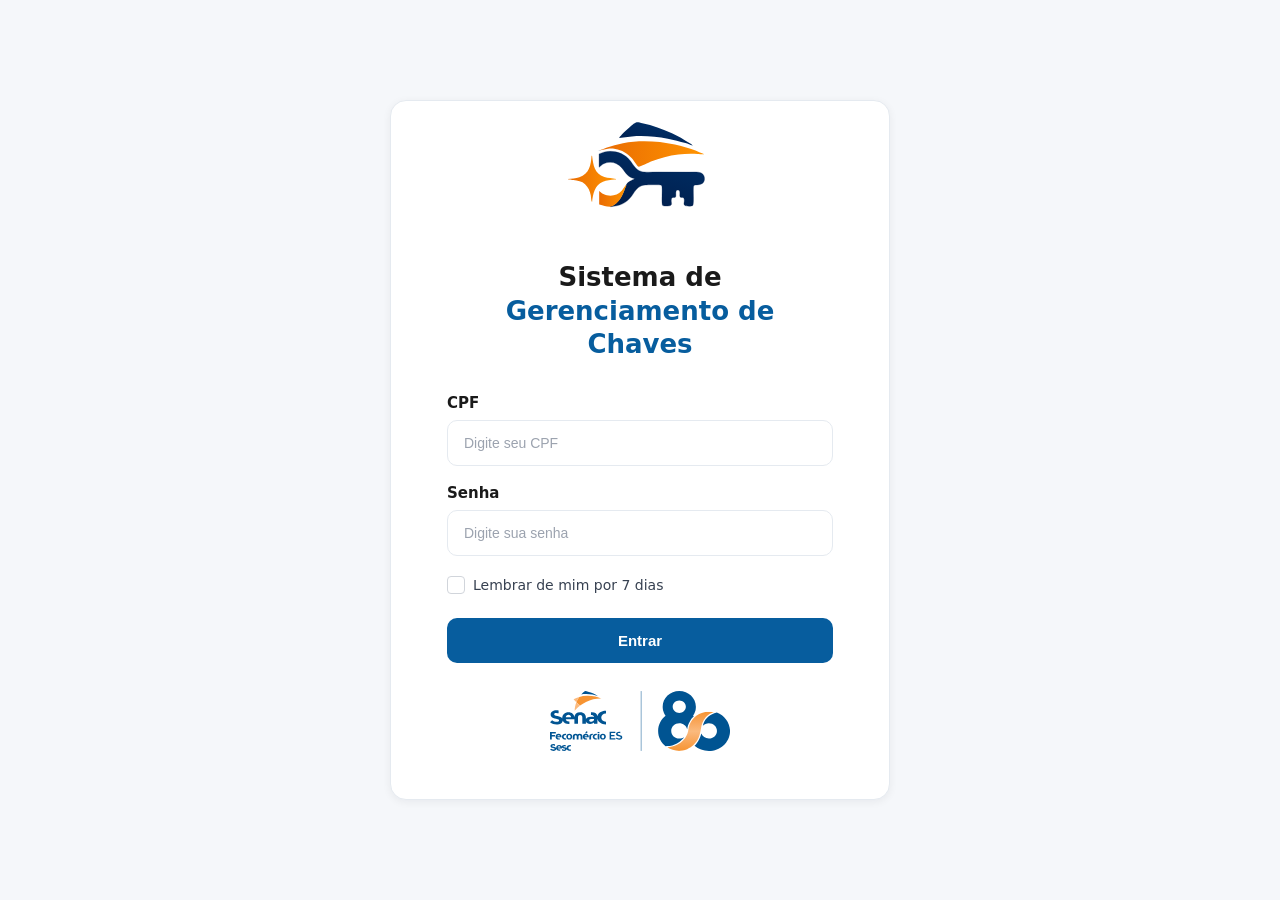
<file: index.html>
<!doctype html>
<html lang="pt-BR">
<head>
    <meta charset="utf-8">
    <meta name="viewport" content="width=device-width, initial-scale=1">
    <meta http-equiv="refresh" content="0; url=pages/login.html">
    <title>Sistema de gerenciamento de chaves</title>
</head>
<body>
    <p><a href="pages/login.html">Abrir o Login</a></p>
</body>
</html>
</file>
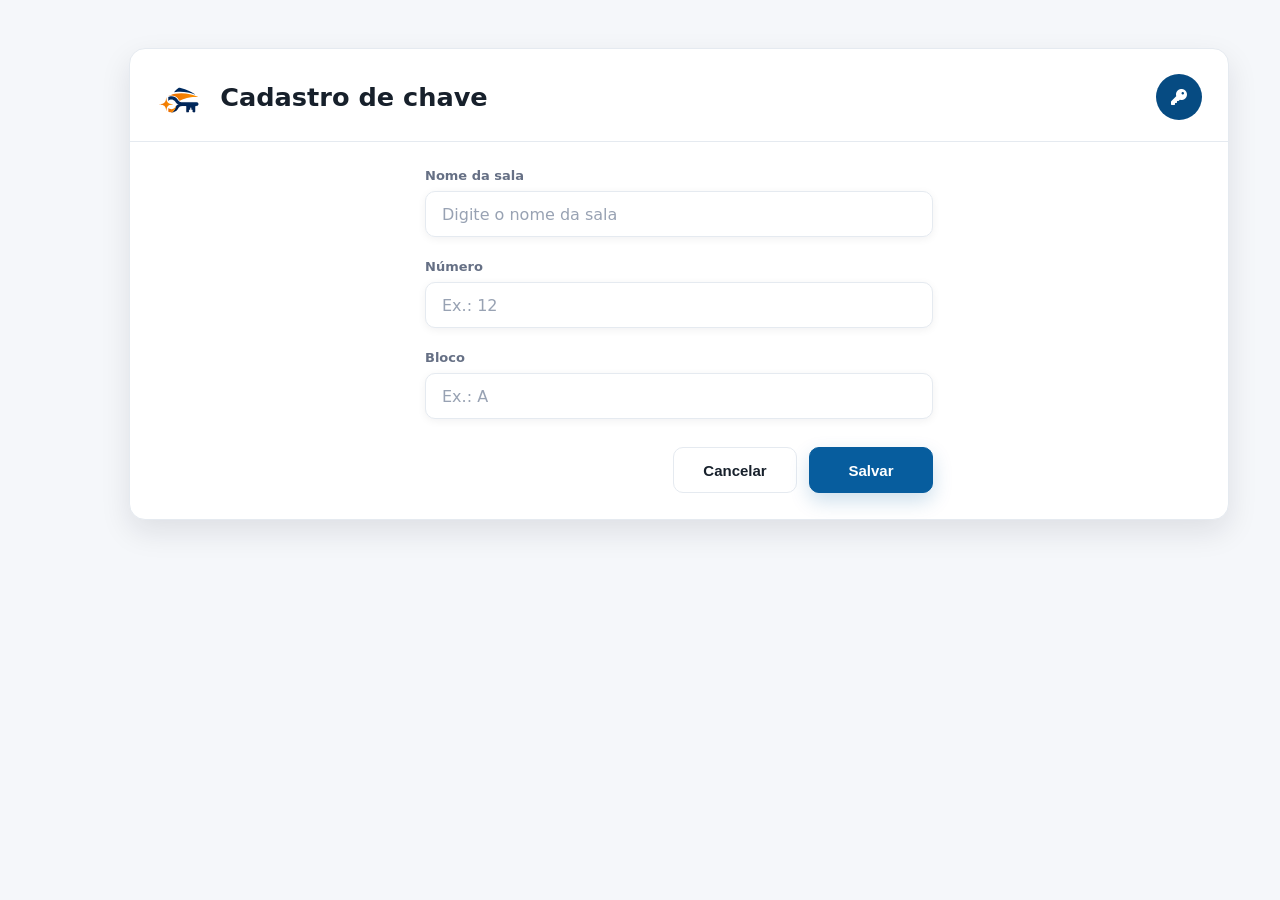
<file: pages/cadastrodechaves.html>
<!DOCTYPE html>
<html lang="pt-BR">
<head>
    <meta charset="UTF-8">
    <meta name="viewport" content="width=device-width, initial-scale=1.0">
    <title>Cadastro de chave</title>
    <link rel="stylesheet" href="../css/menu-lateral.css">
    <link rel="stylesheet" href="../css/cadastrodechaves.css">
    <link rel="stylesheet" href="https://cdnjs.cloudflare.com/ajax/libs/font-awesome/6.5.2/css/all.min.css">
</head>
<body>
    <div id="menu-lateral-container" data-page="cadastro-chaves" data-menu-url="menu-lateral.html"></div>

    <main>
        <section class="cadastro-chaves">
            <header class="cadastro-chaves-header">
                <img class="brand-logo" src="../assets/icons/Logo%20sistema%20de%20chaves.svg" alt="Sistema de gerenciamento de chaves">
                <h1>Cadastro de chave</h1>
                <span class="key-icon" aria-hidden="true"><i class="fa-solid fa-key"></i></span>
            </header>

            <form id="key-form" class="form-cadastro-chaves" novalidate>
                <p id="key-feedback" class="form-feedback" role="status"></p>

                <div class="campo-formulario">
                    <label for="nome-sala">Nome da sala</label>
                    <input type="text" id="nome-sala" name="nome-sala" placeholder="Digite o nome da sala" required>
                </div>

                <div class="campo-formulario">
                    <label for="numero-chave">Número</label>
                    <input type="text" id="numero-chave" name="numero-chave" placeholder="Ex.: 12" required>
                </div>

                <div class="campo-formulario">
                    <label for="bloco">Bloco</label>
                    <input type="text" id="bloco" name="bloco" placeholder="Ex.: A">
                </div>

                <div class="acoes-cadastro-chaves">
                    <button class="button" type="button" data-cancel>Cancelar</button>
                    <button class="button button--primary" type="submit">Salvar</button>
                </div>
            </form>
        </section>
    </main>

    <script src="../js/menu-lateral.js" defer></script>
    <script src="../js/form-feedback.js"></script>
    <script src="../js/cadastrodechaves.js"></script>
</body>
</html>
</file>
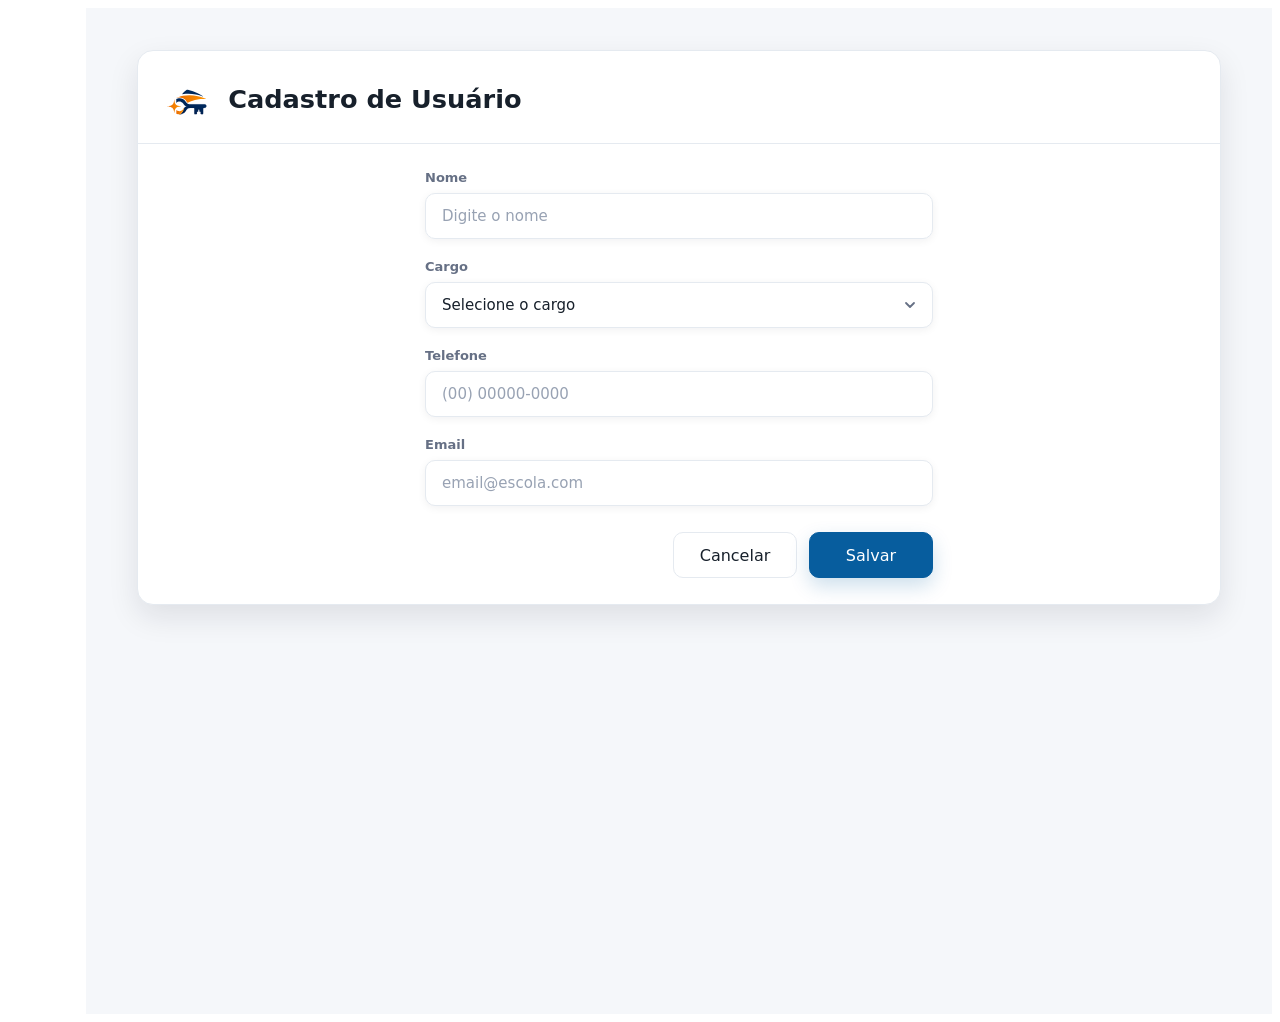
<file: pages/cadastrodeusuario.html>
<!doctype html>
<html lang="pt-BR">
<head>
    <meta charset="utf-8">
    <meta name="viewport" content="width=device-width, initial-scale=1">
    <title>Cadastro de Usuário</title>
    <link rel="stylesheet" href="../css/global.css">
    <link rel="stylesheet" href="../css/cadastrodeusuario.css">
    <link rel="stylesheet" href="../css/menu-lateral.css">
</head>
<body>
    <div id="menu-lateral-container" data-page="usuarios" data-menu-url="menu-lateral.html"></div>

    <main class="app-page">
        <div class="user-wrap">
            <header class="user-header">
                <img class="brand-logo" src="../assets/icons/Logo%20sistema%20de%20chaves.svg" alt="Sistema de gerenciamento de chaves">
                <h1>Cadastro de Usuário</h1>
            </header>

            <form id="user-form" class="user-form" novalidate>
                <p id="user-feedback" class="form-feedback" role="status"></p>

                <div class="field">
                    <label for="user-name">Nome</label>
                    <input id="user-name" type="text" required minlength="3" placeholder="Digite o nome" autocomplete="name">
                </div>

                <div class="field">
                    <label for="user-role">Cargo</label>
                    <select id="user-role" class="select-control" required>
                        <option value="">Selecione o cargo</option>
                        <option value="GERENTE">GERENTE</option>
                        <option value="PORTEIRO">PORTEIRO</option>
                    </select>
                </div>

                <div class="field">
                    <label for="user-phone">Telefone</label>
                    <input id="user-phone" type="tel" required placeholder="(00) 00000-0000" autocomplete="tel">
                </div>

                <div class="field">
                    <label for="user-email">Email</label>
                    <input id="user-email" type="email" required placeholder="email@escola.com" autocomplete="email">
                </div>

                <div class="user-actions">
                    <button class="button" type="button" data-cancel>Cancelar</button>
                    <button class="button button--primary" type="submit">Salvar</button>
                </div>
            </form>
        </div>
    </main>

    <script src="../js/menu-lateral.js" defer></script>
    <script src="../js/form-feedback.js"></script>
    <script src="../js/cadastrodeusuario.js"></script>
</body>
</html>
</file>
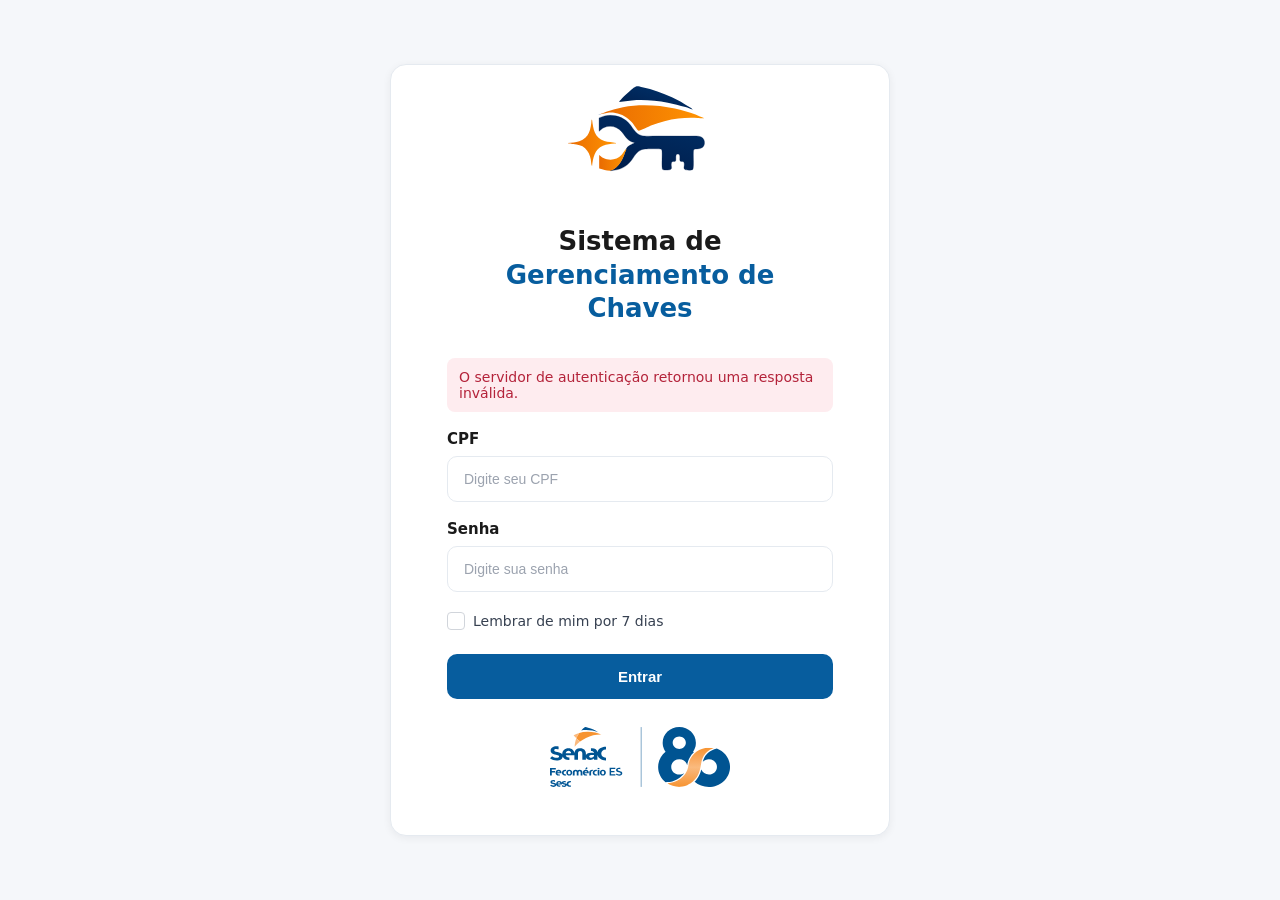
<file: pages/login.html>
<!DOCTYPE html>
<html lang="pt-BR">
<head>
    <meta charset="UTF-8">
    <meta name="viewport" content="width=device-width, initial-scale=1.0">
    <title>Sistema de gerenciamento de chaves - Login</title>
    <link rel="stylesheet" href="../css/login.css">
</head>

<body>
    <main class="login-container">
        <section class="login-card">
            <div class="logo-principal">
                <img src="../assets/icons/Logo%20sistema%20de%20chaves.svg" alt="Sistema de gerenciamento de chaves">
            </div>
            <h1>
                Sistema de
                <span>Gerenciamento de<br>Chaves</span>
            </h1>
            <section class="login-session" id="login-session" aria-live="polite" hidden>
                <p id="login-session-message"></p>
                <button type="button" id="login-logout">Sair da conta</button>
            </section>
            <form class="login-form" id="login-form" action="../controllers/controller_user_login.php" method="post" novalidate>
                <p id="login-feedback" class="login-feedback" role="status" aria-live="polite"></p>
                <div class="input-group">
                    <label for="identificador">CPF</label>
                    <input
                        type="text"
                        id="identificador"
                        name="cpf"
                        autocomplete="username"
                        placeholder="Digite seu CPF"
                        inputmode="numeric"
                        maxlength="11"
                        required
                    >
                </div>
                <div class="input-group">
                    <label for="senha">Senha</label>
                    <div class="password-container">
                        <input
                            type="password"
                            id="senha"
                            name="senha"
                            autocomplete="current-password"
                            placeholder="Digite sua senha"
                            required
                        >
                    </div>
                </div>
                <div class="login-options">
                    <label class="remember" for="lembrar">
                        <input type="checkbox" id="lembrar" name="lembrar" value="1">
                        <span class="checkbox" aria-hidden="true"></span>
                        Lembrar de mim por 7 dias
                    </label>
                </div>
                <button type="submit">
                    Entrar
                </button>
            </form>
            <div class="logo-footer">
                <img src="../assets/icons/80anos_oficial.svg" alt="SENAC e 80 anos">
            </div>
        </section>
    </main>
    <script src="../js/app-profile.js?v=staff-access-1"></script>
    <script src="../js/app-services.js?v=staff-access-1"></script>
    <script src="../js/form-feedback.js"></script>
    <script src="../js/login.js?v=staff-access-1"></script>
</body>
</html>
</file>
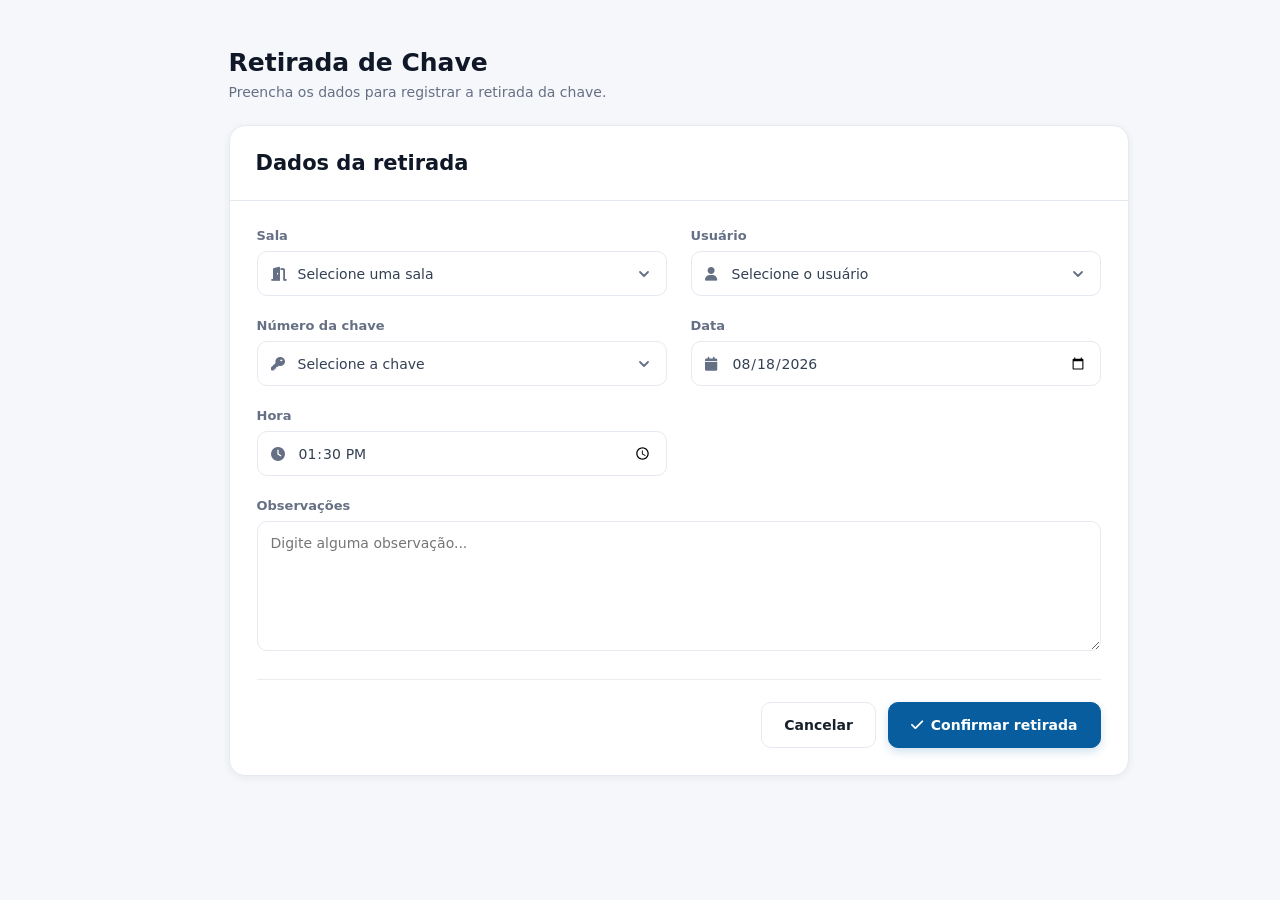
<file: pages/retiradadechaves.html>
<!DOCTYPE html>
<html lang="pt-BR">
<head>
    <meta charset="UTF-8">
    <meta name="viewport" content="width=device-width, initial-scale=1.0">
    <title>Retirada de Chave</title>

    <link rel="stylesheet" href="../css/retiradadechaves.css">
    <link rel="stylesheet" href="../css/menu-lateral.css">

    <!-- Ícones -->
    <link
        rel="stylesheet"
        href="https://cdnjs.cloudflare.com/ajax/libs/font-awesome/6.5.2/css/all.min.css"
    >
    <link rel="stylesheet" href="../css/global.css">
</head>

<body>

<div class="app">
    <div id="menu-lateral-container" data-page="retirada-chaves" data-menu-url="menu-lateral.html"></div>


    <!-- =========================
         CONTEÚDO
    ========================== -->
    <main class="main">

        <!-- TÍTULO -->
        <div class="page-header">

            <div>
                <h1>Retirada de Chave</h1>

                <p>
                    Preencha os dados para registrar a retirada da chave.
                </p>
            </div>

        </div>


        <!-- =========================
             CARD DO FORMULÁRIO
        ========================== -->
        <section class="card">

            <div class="card-title">
                <h2>Dados da retirada</h2>
            </div>


            <form id="withdrawal-form" novalidate>

                <p id="withdrawal-feedback" class="withdrawal-feedback" role="status"></p>

                <div class="form-grid">

                    <!-- SALA -->
                    <div class="form-group">

                        <label for="sala">
                            Sala
                        </label>

                        <div class="input-wrapper">
                            <i class="fa-solid fa-door-open"></i>

                            <select id="sala" class="select-control" required>

                                <option value="">
                                    Selecione uma sala
                                </option>

                                <option>
                                    Sala 01
                                </option>

                                <option>
                                    Sala 02
                                </option>

                                <option>
                                    Laboratório
                                </option>

                                <option>
                                    Inovaê
                                </option>

                            </select>
                        </div>

                    </div>


                    <!-- USUÁRIO -->
                    <div class="form-group">

                        <label for="usuario">
                            Usuário
                        </label>

                        <div class="input-wrapper">
                            <i class="fa-solid fa-user"></i>

                            <select id="usuario" class="select-control" required>

                                <option value="">
                                    Selecione o usuário
                                </option>

                                <option>
                                    Professor Taty
                                </option>

                                <option>
                                    Carlos Nogueira
                                </option>

                                <option>
                                    Vinícius Dantos
                                </option>

                                <option>
                                    Jamilton Neto
                                </option>

                            </select>
                        </div>

                    </div>


                    <!-- NÚMERO DA CHAVE -->
                    <div class="form-group">

                        <label for="chave">
                            Número da chave
                        </label>

                        <div class="input-wrapper">

                            <i class="fa-solid fa-key"></i>

                            <select id="chave" class="select-control" required>

                                <option value="">
                                    Selecione a chave
                                </option>

                                <option>
                                    001
                                </option>

                                <option>
                                    002
                                </option>

                                <option>
                                    003
                                </option>

                                <option>
                                    004
                                </option>

                                <option>
                                    005
                                </option>

                            </select>

                        </div>

                    </div>


                    <!-- DATA -->
                    <div class="form-group">

                        <label for="data">
                            Data
                        </label>

                        <div class="input-wrapper">

                            <i class="fa-solid fa-calendar"></i>

                            <input
                                type="date"
                                id="data"
                                value="2026-08-18"
                                required
                            >

                        </div>

                    </div>


                    <!-- HORA -->
                    <div class="form-group">

                        <label for="hora">
                            Hora
                        </label>

                        <div class="input-wrapper">

                            <i class="fa-solid fa-clock"></i>

                            <input
                                type="time"
                                id="hora"
                                value="13:30"
                                required
                            >

                        </div>

                    </div>

                </div>


                <!-- OBSERVAÇÕES -->
                <div class="form-group observacoes">

                    <label for="observacoes">
                        Observações
                    </label>

                    <textarea
                        id="observacoes"
                        placeholder="Digite alguma observação..."
                    ></textarea>

                </div>


                <!-- BOTÕES -->
                <div class="form-actions">

                    <button
                        type="button"
                        class="btn btn-cancelar"
                        data-cancel
                    >
                        Cancelar
                    </button>

                    <button
                        type="submit"
                        class="btn btn-confirmar"
                    >
                        <i class="fa-solid fa-check"></i>

                        Confirmar retirada
                    </button>

                </div>

            </form>

        </section>

    </main>

</div>

<script src="../js/menu-lateral.js" defer></script>
<script src="../js/form-feedback.js"></script>
<script src="../js/retiradadechaves.js"></script>
</body>
</html>
</file>
<file: css/menu-lateral.css>
/*
 * Estilo oficial do menu lateral.
 */
.menu-lateral {
    position: fixed;
    inset: 0 auto 0 0;
    z-index: 20;
    width: 78px;
    height: 100vh;
    padding: 28px 12px;
    display: flex;
    flex-direction: column;
    font-family: Inter, ui-sans-serif, system-ui, -apple-system, BlinkMacSystemFont, "Segoe UI", sans-serif;
    background: var(--azul-900, #064b82);
    box-shadow: 8px 0 30px rgba(7, 50, 90, 0.12);
    overflow: hidden;
    transition: width 260ms cubic-bezier(.2, .8, .2, 1);
}

.menu-lateral,
.menu-lateral *,
.menu-lateral *::before,
.menu-lateral *::after {
    box-sizing: border-box;
}

.menu-lateral:hover,
.menu-lateral:focus-within,
.menu-lateral.is-open { width: 230px; }

.menu-lateral:hover .menu-user,
.menu-lateral:focus-within .menu-user,
.menu-lateral.is-open .menu-user {
    justify-content: flex-start;
    padding-right: 4px;
    padding-left: 9px;
}

.menu-lateral:hover .menu-user-info,
.menu-lateral:focus-within .menu-user-info,
.menu-lateral.is-open .menu-user-info { display: block; }

.botao-menu,
.botao-sair {
    border: 0;
    background: transparent;
    color: var(--branco, #ffffff);
    cursor: pointer;
}

.botao-menu {
    width: 48px;
    min-height: 44px;
    margin: 0 3px 28px;
    display: grid;
    place-items: center;
    border-radius: 12px;
}

.botao-menu:hover { background: rgba(255,255,255,0.10); }
.icone-menu {
    width: 21px;
    height: 2px;
    background: var(--branco, #ffffff);
    box-shadow: 0 -7px 0 var(--branco, #ffffff), 0 7px 0 var(--branco, #ffffff);
}

.menu-lateral nav {
    display: grid;
    gap: 7px;
    min-height: 0;
    min-width: 0;
    overflow-x: hidden;
    overflow-y: auto;
    scrollbar-color: rgba(255,255,255,0.28) transparent;
    scrollbar-width: thin;
}

.menu-lateral nav::-webkit-scrollbar { width: 4px; }
.menu-lateral nav::-webkit-scrollbar-thumb {
    border-radius: 999px;
    background: rgba(255,255,255,0.28);
}

.menu-lateral nav a {
    min-height: 48px;
    display: flex;
    align-items: center;
    padding: 10px 13px;
    border-radius: 12px;
    color: rgba(255,255,255,0.80);
    text-decoration: none;
    white-space: nowrap;
    font-size: 0;
    font-weight: 600;
    letter-spacing: -0.01em;
}

.menu-lateral nav a[hidden] {
    display: none;
}

.menu-user {
    display: flex;
    align-items: center;
    justify-content: center;
    gap: 11px;
    min-width: 0;
    margin: 0;
    padding: 12px 0 4px;
    color: var(--branco, #ffffff);
    border-top: 1px solid rgba(255,255,255,0.18);
}

.menu-user-avatar {
    width: 38px;
    height: 38px;
    flex: 0 0 38px;
    padding: 7px;
    border-radius: 50%;
    background: rgba(255,255,255,0.14);
    filter: brightness(0) invert(1);
    object-fit: contain;
}

.menu-user-info {
    display: none;
    min-width: 0;
    flex: 1;
}

.menu-user-name,
.menu-user-role {
    display: block;
    overflow: hidden;
    text-overflow: ellipsis;
    white-space: nowrap;
}

.menu-user-name {
    font-size: 13px;
    font-weight: 650;
}

.menu-user-role {
    margin-top: 3px;
    color: rgba(255,255,255,0.72);
    font-size: 11px;
    letter-spacing: 0.06em;
}

.menu-lateral nav img {
    width: 23px;
    height: 23px;
    flex: 0 0 23px;
    margin-right: 16px;
    object-fit: contain;
    vertical-align: middle;
    filter: brightness(0) invert(1);
    opacity: 1;
}

.menu-lateral:hover nav a,
.menu-lateral:focus-within nav a,
.menu-lateral.is-open nav a { font-size: 15px; }

.menu-lateral nav a:hover,
.menu-lateral nav a.active,
.menu-lateral nav a[aria-current="page"] {
    color: var(--branco, #ffffff);
    background: rgba(255,255,255,0.12);
}

.botao-sair {
    position: static;
    align-self: stretch;
    width: auto;
    min-width: 48px;
    height: 44px;
    margin: auto 3px 8px;
    padding: 0 14px;
    border-radius: 12px;
    color: rgba(255,255,255,0.82);
    font-size: 0;
    text-align: left;
    display: flex;
    align-items: center;
}

.menu-logout-icon {
    width: 22px;
    height: 22px;
    flex: 0 0 22px;
    margin-right: 11px;
    object-fit: contain;
    filter: brightness(0) invert(1);
}

.menu-lateral:hover .botao-sair,
.menu-lateral:focus-within .botao-sair { font-size: 14px; font-weight: 600; }

.menu-logout-label { font-size: inherit; }

.botao-sair:hover { color: var(--branco, #ffffff); background: rgba(255,255,255,0.10); }

@media (min-width: 901px) {
    .menu-lateral:not(:hover):not(:focus-within) nav a {
        width: 48px;
        height: 48px;
        min-height: 48px;
        align-self: center;
        justify-content: center;
        padding: 0;
    }

    .menu-lateral:not(:hover):not(:focus-within) nav img {
        margin-right: 0;
    }

    .menu-lateral:not(:hover):not(:focus-within) .botao-sair {
        align-self: center;
        width: 48px;
        justify-content: center;
        padding: 0;
    }

    .menu-lateral:not(:hover):not(:focus-within) .menu-logout-icon {
        margin-right: 0;
    }

    .menu-lateral:not(:hover):not(:focus-within) .menu-logout-label { display: none; }
}

@media (max-width: 900px) {
    .menu-lateral {
        position: fixed;
        z-index: 30;
        inset: auto 0 0;
        width: 100%;
        height: clamp(60px, 9vh, 67px);
        padding: 0 13px env(safe-area-inset-bottom);
        display: flex;
        flex-direction: row;
        align-items: center;
        justify-content: space-between;
        overflow: visible;
        background: var(--azul-800, #075d9e);
        box-shadow: none;
    }

    .menu-lateral:hover,
    .menu-lateral:focus-within,
    .menu-lateral.is-open { width: 100%; }

    .menu-lateral nav { flex: 1; display: flex; align-items: center; justify-content: space-around; }
    .menu-lateral nav a,
    .menu-lateral:hover nav a,
    .menu-lateral:focus-within nav a,
    .menu-lateral.is-open nav a { display: grid; place-items: center; width: 40px; height: 40px; min-height: 40px; padding: 0; border-radius: 10px; font-size: 0; }
    .menu-lateral nav img { width: 28px; height: 28px; flex: 0 0 28px; margin: 0; object-fit: contain; }
    .botao-menu { flex: 0 0 40px; width: 40px; min-height: 40px; margin: 0; }
    .botao-sair {
        position: static;
        align-self: auto;
        flex: 0 0 40px;
        width: 40px;
        min-width: 40px;
        height: 40px;
        margin: 0;
        padding: 0;
        font-size: 0;
        text-align: center;
        justify-content: center;
    }

    .menu-logout-icon { margin-right: 0; }
    .menu-logout-label { display: none; }
    .menu-user {
        flex: 0 0 40px;
        margin: 0 0 0 5px;
        padding: 0;
        border: 0;
    }

    .menu-user-avatar {
        width: 34px;
        height: 34px;
        flex-basis: 34px;
    }

    .menu-lateral.is-open .menu-user {
        flex: 0 0 auto;
        justify-content: flex-start;
        margin: 8px 2px 0;
        padding: 10px 12px 2px;
        border-top: 1px solid rgba(255,255,255,0.18);
    }

    .menu-lateral.is-open .menu-user-avatar {
        width: 38px;
        height: 38px;
        flex-basis: 38px;
    }

    .menu-lateral.is-open .menu-user-info { display: block; }
    .menu-lateral nav a:hover,
    .menu-lateral nav a.active { background: rgba(255, 255, 255, 0.12); }

    .menu-lateral.is-open {
        height: auto;
        max-height: 100vh;
        padding: 12px 13px calc(12px + env(safe-area-inset-bottom));
        flex-direction: column;
        align-items: stretch;
        justify-content: flex-start;
        gap: 8px;
    }

    .menu-lateral.is-open .botao-menu { margin: 0 0 4px; }
    .menu-lateral.is-open nav { flex-direction: column; align-items: stretch; gap: 4px; }
    .menu-lateral.is-open nav a { display: flex; width: 100%; height: 44px; min-height: 44px; justify-content: flex-start; padding: 8px 12px; font-size: 14px; }
    .menu-lateral.is-open nav img { width: 22px; height: 22px; flex: 0 0 22px; margin-right: 14px; }
    .menu-lateral:not(.is-open) nav a[data-page="cadastro-chaves"],
    .menu-lateral:not(.is-open) nav a[data-page="cadastro-salas"],
    .menu-lateral:not(.is-open) nav a[data-page="retirada-chaves"],
    .menu-lateral:not(.is-open) nav a[data-page="devolucao-chaves"],
    .menu-lateral:not(.is-open) nav a[data-page="ocorrencias"] { display: none; }
    .menu-lateral.is-open nav a[hidden] { display: none; }
}
</file>
<file: css/cadastrodechaves.css>
:root {
    --azul-900: #064b82;
    --azul-800: #075d9e;
    --azul-600: #0b84d6;
    --texto: #17202b;
    --texto-suave: #667085;
    --borda: #e5eaf0;
    --fundo: #f5f7fa;
    --branco: #ffffff;
    --verde: #18794e;
    --verde-bg: #e9f8ef;
    --vermelho: #b4233a;
    --vermelho-bg: #feecef;
    --sombra-sm: 0 2px 8px rgba(16, 24, 40, 0.06);
    --sombra-md: 0 12px 30px rgba(16, 24, 40, 0.10);
    --raio: 16px;
    --transicao: 180ms ease;
}

* {
    margin: 0;
    padding: 0;
    box-sizing: border-box;
}

body {
    min-height: 100vh;
    font-family: Inter, ui-sans-serif, system-ui, -apple-system, BlinkMacSystemFont, "Segoe UI", sans-serif;
    color: var(--texto);
    background: var(--fundo);
    -webkit-font-smoothing: antialiased;
}

main {
    margin-left: 78px;
    padding: 48px clamp(24px, 4vw, 64px) 64px;
    transition: margin-left 260ms cubic-bezier(.2, .8, .2, 1);
}

.cadastro-chaves {
    max-width: 1280px;
    margin: 0 auto;
    overflow: hidden;
    border: 1px solid var(--borda);
    border-radius: var(--raio);
    background: var(--branco);
    box-shadow: var(--sombra-md);
}

.cadastro-chaves-header {
    display: flex;
    align-items: center;
    gap: 16px;
    padding: 24px 26px 20px;
    border-bottom: 1px solid var(--borda);
}

.brand-logo {
    width: 48px;
    height: 48px;
    object-fit: contain;
}

.cadastro-chaves-header h1 {
    flex: 1;
    margin: 0;
    color: var(--texto);
    font-size: clamp(22px, 2vw, 28px);
    line-height: 1.2;
}

.key-icon {
    width: 46px;
    height: 46px;
    display: grid;
    place-items: center;
    flex: 0 0 46px;
    border-radius: 50%;
    color: var(--branco);
    background: var(--azul-900);
}

.key-icon img {
    width: 24px;
    height: 24px;
    object-fit: contain;
}

.form-cadastro-chaves {
    width: min(560px, 100%);
    margin: 0 auto;
    display: grid;
    gap: 22px;
    padding: 26px;
}

.key-edit-summary {
    width: min(560px, calc(100% - 52px));
    margin: 22px auto 0;
    padding: 16px 18px;
    border: 1px solid #cfe5f3;
    border-radius: 12px;
    color: var(--azul-900);
    background: #f0f8ff;
    line-height: 1.5;
}

.key-edit-summary strong {
    display: block;
    margin-bottom: 4px;
}

.campo-formulario {
    width: 100%;
}

.campo-formulario label {
    display: block;
    margin-bottom: 8px;
    color: var(--texto-suave);
    font-size: 13px;
    font-weight: 600;
}

.campo-formulario input,
.campo-formulario select {
    width: 100%;
    height: 46px;
    padding: 0 16px;
    border: 1px solid var(--borda);
    border-radius: 10px;
    color: var(--texto);
    background: var(--branco);
    box-shadow: var(--sombra-sm);
    font: inherit;
    transition: border-color var(--transicao), box-shadow var(--transicao);
}

.campo-formulario input::placeholder,
.campo-formulario select:invalid {
    color: #98a2b3;
}

.campo-formulario input:hover,
.campo-formulario select:hover {
    border-color: #cbd5e1;
}

.campo-formulario input:focus,
.campo-formulario select:focus {
    border-color: var(--azul-600);
    box-shadow: 0 0 0 4px rgba(11, 132, 214, 0.10), var(--sombra-sm);
    outline: 0;
}

.campo-formulario input[readonly] {
    background: #f8fafc;
}

.room-management-link {
    display: inline-block;
    margin-top: 10px;
    color: var(--azul-800);
    font-size: 13px;
    font-weight: 600;
}

.room-management-link[hidden] {
    display: none;
}

.button:disabled {
    cursor: not-allowed;
    opacity: 0.6;
    transform: none;
}

.form-feedback {
    display: none;
    grid-column: 1 / -1;
    margin: 0;
    padding: 12px;
    border-radius: 8px;
    font-size: 14px;
}

.form-feedback.show {
    display: block;
}

.form-feedback.error {
    color: var(--vermelho);
    background: var(--vermelho-bg);
}

.form-feedback.success {
    color: var(--verde);
    background: var(--verde-bg);
}

.acoes-cadastro-chaves {
    margin-top: 6px;
    display: flex;
    justify-content: flex-end;
    gap: 12px;
}

.button {
    min-width: 124px;
    height: 46px;
    padding: 0 20px;
    border: 1px solid var(--borda);
    border-radius: 10px;
    color: var(--texto);
    background: var(--branco);
    font-size: 15px;
    font-weight: 600;
    cursor: pointer;
    transition: background-color var(--transicao), color var(--transicao), border-color var(--transicao), box-shadow var(--transicao), transform var(--transicao);
}

.button:hover {
    border-color: #cbd5e1;
    background: #f8fafc;
}

.button--primary {
    border-color: var(--azul-800);
    color: var(--branco);
    background: var(--azul-800);
    box-shadow: 0 8px 20px rgba(7, 93, 158, 0.20);
}

.button--primary:hover {
    border-color: var(--azul-900);
    color: var(--branco);
    background: var(--azul-900);
    box-shadow: 0 10px 24px rgba(7, 93, 158, 0.26);
    transform: translateY(-1px);
}

.button:active {
    transform: translateY(0);
}

.button:focus-visible {
    outline: 3px solid rgba(11, 132, 214, 0.25);
    outline-offset: 2px;
}

@media (max-width: 900px) {
    main {
        margin-left: 0;
        padding: 28px 20px calc(88px + env(safe-area-inset-bottom));
    }
}

@media (max-width: 720px) {
    .cadastro-chaves {
        border-radius: 10px;
    }

    .cadastro-chaves-header {
        padding: 20px;
        gap: 10px;
    }

    .cadastro-chaves-header h1 {
        font-size: 22px;
    }

    .brand-logo {
        width: 42px;
        height: 42px;
    }

    .key-icon {
        width: 40px;
        height: 40px;
        flex-basis: 40px;
    }

    .key-icon img {
        width: 21px;
        height: 21px;
    }

    .form-cadastro-chaves {
        padding: 20px;
    }

    .key-edit-summary {
        width: calc(100% - 40px);
        margin-top: 18px;
    }

    .acoes-cadastro-chaves {
        gap: 10px;
    }

    .button {
        min-width: 0;
        height: 44px;
        flex: 1;
        font-size: 14px;
    }
}
</file>
<file: css/global.css>
:root {
    --azul-950: #07325a;
    --azul-900: #064b82;
    --azul-800: #075d9e;
    --azul-600: #0b84d6;
    --texto: #17202b;
    --texto-suave: #667085;
    --borda: #e5eaf0;
    --fundo: #f5f7fa;
    --branco: #ffffff;
    --verde: #18794e;
    --verde-bg: #e9f8ef;
    --amarelo: #8a6200;
    --amarelo-bg: #fff6d8;
    --vermelho: #b4233a;
    --vermelho-bg: #feecef;
    --raio: 16px;
    --sombra-sm: 0 2px 8px rgba(16, 24, 40, 0.06);
}

.app-page {
    min-height: 100vh;
    margin-left: 78px;
    padding: 42px clamp(24px, 4vw, 64px) 64px;
    color: var(--texto);
    background: var(--fundo);
    font-family: Inter, ui-sans-serif, system-ui, -apple-system, "Segoe UI", sans-serif;
}

body[data-auth-state="pending"] { visibility: hidden; }

.app-page *,
.app-page *::before,
.app-page *::after {
    box-sizing: border-box;
}

.app-page button,
.app-page input,
.app-page select {
    font: inherit;
}

.app-page button:focus-visible,
.app-page input:focus-visible,
.app-page select:focus-visible,
.app-page a:focus-visible {
    outline: 3px solid rgba(11, 132, 214, 0.25);
    outline-offset: 2px;
}

html body select.select-control {
    appearance: none;
    -webkit-appearance: none;
    padding-right: 42px;
    background-image: url("data:image/svg+xml,%3Csvg xmlns='http://www.w3.org/2000/svg' width='16' height='16' viewBox='0 0 16 16' fill='none' stroke='%23667085' stroke-width='1.8' stroke-linecap='round' stroke-linejoin='round'%3E%3Cpath d='m4 6 4 4 4-4'/%3E%3C/svg%3E");
    background-repeat: no-repeat;
    background-position: right 14px center;
    background-size: 16px 16px;
}

.key-identity {
    display: flex;
    flex-direction: column;
    gap: 3px;
    min-width: 0;
}

.key-identity-name {
    color: var(--texto);
    font-size: 15px;
    font-weight: 700;
    line-height: 1.35;
    overflow-wrap: anywhere;
}

.key-identity-meta {
    align-self: flex-end;
    max-width: 100%;
    color: var(--texto-suave);
    font-size: 11px;
    font-weight: 400;
    line-height: 1.3;
    text-align: right;
    overflow-wrap: anywhere;
}

.key-selection-summary {
    margin-top: 8px;
    padding: 10px 12px;
    border: 1px solid var(--borda);
    border-radius: 9px;
    background: #fcfdff;
}

.key-selection-summary[hidden] {
    display: none;
}

@media (max-width: 900px) {
    .app-page {
        margin-left: 0;
        padding: 26px 20px calc(88px + env(safe-area-inset-bottom));
    }
}

@media (max-width: 480px) {
    .app-page {
        padding: 22px 14px calc(88px + env(safe-area-inset-bottom));
    }
}
</file>
<file: css/cadastrodeusuario.css>
.user-wrap {
    max-width: 1280px;
    margin: 0 auto;
    overflow: hidden;
    border: 1px solid var(--borda);
    border-radius: var(--raio);
    background: var(--branco);
    box-shadow: 0 12px 30px rgba(16, 24, 40, 0.10);
}

.user-header {
    display: flex;
    align-items: center;
    gap: 16px;
    padding: 24px 26px 20px;
    border-bottom: 1px solid var(--borda);
}

.brand-logo {
    width: 48px;
    height: 48px;
    object-fit: contain;
}

.user-header h1 {
    margin: 0;
    color: var(--texto);
    font-size: clamp(22px, 2vw, 28px);
    line-height: 1.2;
}

.user-form {
    width: min(560px, 100%);
    margin: 0 auto;
    padding: 26px;
}

.user-edit-context {
    margin: -4px 0 18px;
    padding: 12px 14px;
    border: 1px solid #cfe5f3;
    border-radius: 9px;
    color: var(--azul-900);
    background: #f0f8ff;
    font-size: 13px;
    font-weight: 600;
}

.user-edit-context[hidden] {
    display: none;
}

.user-form[hidden] { display: none; }
.user-form h2 { margin: 0 0 20px; color: var(--texto); font-size: 19px; }

.user-list-section {
    padding: 24px 26px 8px;
}

.section-heading {
    display: flex;
    align-items: center;
    justify-content: space-between;
    gap: 16px;
    margin-bottom: 14px;
}

.section-heading h2 {
    color: var(--texto);
    font-size: 19px;
}

.table-wrap { width: 100%; overflow-x: auto; }

.users-table {
    width: 100%;
    border-collapse: collapse;
    white-space: nowrap;
}

.users-table th,
.users-table td {
    padding: 12px;
    border-bottom: 1px solid var(--borda);
    text-align: left;
    font-size: 13px;
}

.users-table th {
    color: var(--texto-suave);
    background: #f8fafc;
    font-size: 11px;
    text-transform: uppercase;
}

.users-table tbody tr td[colspan] {
    padding: 24px;
    color: var(--texto-suave);
    text-align: center;
}

.users-table button {
    margin-right: 6px;
    padding: 6px 9px;
    border: 1px solid var(--borda);
    border-radius: 7px;
    background: #fff;
    color: var(--azul-800);
    cursor: pointer;
}

.field-hint {
    color: var(--texto-suave);
    font-size: 12px;
    line-height: 1.4;
}

.field textarea {
    width: 100%;
    min-height: 120px;
    padding: 12px 16px;
    border: 1px solid var(--borda);
    border-radius: 10px;
    color: var(--texto);
    background: var(--branco);
    font: inherit;
    resize: vertical;
}

.field textarea:focus {
    border-color: var(--azul-600);
    box-shadow: 0 0 0 4px rgba(11, 132, 214, 0.10), var(--sombra-sm);
    outline: 0;
}

.field {
    display: flex;
    flex-direction: column;
    gap: 8px;
    margin-bottom: 20px;
}

.field label {
    color: var(--texto-suave);
    font-size: 13px;
    font-weight: 600;
}

.field input,
.field select {
    height: 46px;
    padding: 0 16px;
    border: 1px solid var(--borda);
    border-radius: 10px;
    color: var(--texto);
    background: var(--branco);
    font-size: 15px;
    box-shadow: var(--sombra-sm);
    transition: border-color 180ms ease, box-shadow 180ms ease;
}

.field input::placeholder {
    color: #98a2b3;
}

.field input:hover,
.field select:hover {
    border-color: #cbd5e1;
}

.field input:focus,
.field select:focus {
    border-color: var(--azul-600);
    box-shadow: 0 0 0 4px rgba(11, 132, 214, 0.10), var(--sombra-sm);
    outline: 0;
}

.form-feedback {
    display: none;
    margin: 0 0 18px;
    padding: 12px;
    border-radius: 8px;
}

.form-feedback.show {
    display: block;
}

.form-feedback.error {
    color: var(--vermelho);
    background: var(--vermelho-bg);
}

.form-feedback.success {
    color: var(--verde);
    background: var(--verde-bg);
}

.user-actions {
    margin-top: 26px;
    display: flex;
    justify-content: flex-end;
    gap: 12px;
}

.button {
    min-width: 124px;
    height: 46px;
    padding: 0 20px;
    border: 1px solid var(--borda);
    border-radius: 10px;
    color: var(--texto);
    background: var(--branco);
    font-size: 15px;
    font-weight: 600;
    cursor: pointer;
    transition: background-color 180ms ease, color 180ms ease, border-color 180ms ease, box-shadow 180ms ease, transform 180ms ease;
}

.button:hover {
    border-color: #cbd5e1;
    background: #f8fafc;
}

.button--primary {
    border-color: var(--azul-800);
    color: var(--branco);
    background: var(--azul-800);
    box-shadow: 0 8px 20px rgba(7, 93, 158, 0.20);
}

.button--primary:hover {
    border-color: var(--azul-900);
    color: var(--branco);
    background: var(--azul-900);
    box-shadow: 0 10px 24px rgba(7, 93, 158, 0.26);
    transform: translateY(-1px);
}

.button:active {
    transform: translateY(0);
}

@media (max-width: 900px) {
    .app-page {
        padding-top: 22px;
    }

    .user-header {
        gap: 10px;
        padding: 20px;
    }

    .brand-logo {
        width: 42px;
        height: 42px;
    }

    .user-header h1 {
        font-size: 22px;
    }

    .field {
        margin-bottom: 18px;
    }

    .user-actions {
        margin-top: 22px;
        justify-content: flex-end;
        gap: 10px;
    }

    .button {
        min-width: 120px;
        height: 44px;
        font-size: 14px;
    }

    .user-form {
        padding: 22px 20px;
    }

    .user-list-section { padding: 20px 20px 6px; }
    .section-heading { align-items: flex-start; flex-direction: column; }
}

@media (max-width: 480px) {
    .brand-logo {
        width: 38px;
        height: 38px;
    }

    .user-header h1 {
        font-size: 20px;
    }

    .user-actions .button {
        flex: 1;
        min-width: 0;
    }

    .user-form {
        padding: 20px 16px;
    }

    .user-list-section { padding: 18px 16px 4px; }
}
</file>
<file: css/login.css>
* {
    box-sizing: border-box;
    margin: 0;
    padding: 0;
}
 
body {
    font-family: Inter, ui-sans-serif, system-ui, -apple-system, BlinkMacSystemFont, "Segoe UI", sans-serif;
    background-color: #f5f7fa;
    color: #17202b;
}
 
.login-container {
    min-height: 100vh;
    display: flex;
    align-items: center;
    justify-content: center;
    padding: 24px;
}
 
.login-card {
    width: 100%;
    max-width: 500px;
    background-color: #ffffff;
    border-radius: 16px;
    border: 1px solid #e5eaf0;
    box-shadow: 0 2px 8px rgba(16, 24, 40, 0.06);
    padding: 48px 56px;
    display: flex;
    flex-direction: column;
    align-items: center;
    text-align: center;
}
 
.logo-principal {
    width: 168px;
    height: 116px;
    margin: -53px 0 49px;
    display: flex;
    align-items: center;
    justify-content: center;
}
 
.logo-principal img {
    display: block;
    width: 100%;
    height: 100%;
    object-fit: contain;
}
 
.login-card h1 {
    font-size: 26px;
    font-weight: 600;
    line-height: 1.3;
    color: #1a1a1a;
    margin-bottom: 32px;
}
 
.login-card h1 span {
    color: #075d9e;
}
 
.login-form {
    width: 100%;
    display: flex;
    flex-direction: column;
    gap: 18px;
    text-align: left;
}

.login-session {
    width: 100%;
    margin: -14px 0 20px;
    padding: 12px;
    border: 1px solid #d5e8f5;
    border-radius: 10px;
    background: #f0f7fc;
    color: #17496b;
    font-size: 14px;
    text-align: left;
}

.login-session[hidden] { display: none; }

.login-session button {
    margin-top: 10px;
    padding: 8px 12px;
    border: 1px solid #075d9e;
    border-radius: 8px;
    background: #ffffff;
    color: #075d9e;
    font: inherit;
    font-weight: 600;
    cursor: pointer;
}

.login-session button:hover { background: #e6f2fa; }
.login-session button:disabled { cursor: wait; opacity: 0.65; }

.login-feedback {
    display: none;
    padding: 11px 12px;
    border-radius: 8px;
    font-size: 14px;
}

.login-feedback.show { display: block; }
.login-feedback.error { color: #b4233a; background: #feecef; }
.login-feedback.success { color: #18794e; background: #e9f8ef; }
 
.input-group label {
    display: block;
    font-size: 15px;
    font-weight: 600;
    color: #1a1a1a;
    margin-bottom: 8px;
}
 
.input-group input[type="text"],
.input-group input[type="password"] {
    width: 100%;
    min-height: 46px;
    padding: 12px 16px;
    font-size: 14px;
    color: #1a1a1a;
    background-color: #ffffff;
    border: 1px solid #e5eaf0;
    border-radius: 10px;
    outline: none;
    transition: border-color 0.15s ease, box-shadow 0.15s ease;
}
 
.input-group input::placeholder {
    color: #9ca3af;
}
 
.input-group input:focus {
    border-color: #0b84d6;
    box-shadow: 0 0 0 3px rgba(11, 132, 214, 0.12);
}
 
.password-container {
    position: relative;
}
 
.password-container input {
    padding-right: 44px;
}
 
.password-toggle {
    position: absolute;
    right: 14px;
    top: 50%;
    transform: translateY(-50%);
    background: none;
    border: none;
    cursor: pointer;
    color: #6b7280;
    display: flex;
    align-items: center;
    justify-content: center;
}
 
.password-toggle:hover {
    color: #1a1a1a;
}
 
.login-options {
    display: flex;
    align-items: center;
    justify-content: flex-start;
    margin-top: 2px;
}
 
.remember {
    display: flex;
    align-items: center;
    gap: 8px;
    font-size: 14px;
    color: #374151;
    cursor: pointer;
    user-select: none;
}
 
.remember input[type="checkbox"] {
    position: absolute;
    opacity: 0;
    width: 0;
    height: 0;
}
 
.remember .checkbox {
    width: 18px;
    height: 18px;
    border: 1.5px solid #d1d5db;
    border-radius: 4px;
    display: inline-block;
    position: relative;
    flex-shrink: 0;
    transition: background-color 0.15s ease, border-color 0.15s ease;
}
 
.remember input[type="checkbox"]:checked + .checkbox {
    background-color: #1d4ed8;
    border-color: #1d4ed8;
}
 
.remember input[type="checkbox"]:checked + .checkbox::after {
    content: "";
    position: absolute;
    left: 5px;
    top: 1px;
    width: 5px;
    height: 10px;
    border: solid #ffffff;
    border-width: 0 2px 2px 0;
    transform: rotate(45deg);
}
 
.remember input[type="checkbox"]:focus-visible + .checkbox {
    box-shadow: 0 0 0 3px rgba(29, 78, 216, 0.25);
}
 
.login-form button[type="submit"] {
    width: 100%;
    padding: 14px;
    margin-top: 6px;
    background-color: #075d9e;
    color: #ffffff;
    font-size: 15px;
    font-weight: 600;
    border: none;
    border-radius: 10px;
    cursor: pointer;
    transition: background-color 0.15s ease;
}
 
.login-form button[type="submit"]:hover {
    background-color: #064b82;
}
 
.login-form button[type="submit"]:focus-visible {
    outline: 3px solid rgba(7, 93, 158, 0.35);
    outline-offset: 2px;
}
 
.logo-footer {
    margin-top: 28px;
    display: flex;
    align-items: center;
    justify-content: center;
}
 
.logo-footer img {
    display: block;
    width: 180px;
    height: 60px;
    object-fit: contain;
}
 
@media (max-width: 560px) {
    .login-card {
        padding: 36px 28px;
    }
 
    .login-card h1 {
        font-size: 22px;
    }

    .logo-footer img {
        width: 220px;
        height: 74px;
    }

}
 
@media (prefers-reduced-motion: reduce) {
    .input-group input,
    .login-form button[type="submit"],
    .remember .checkbox {
        transition: none;
    }
}
</file>
<file: css/retiradadechaves.css>
* {
    margin: 0;
    padding: 0;
    box-sizing: border-box;
}

body {
    min-height: 100vh;
    font-family: Inter, ui-sans-serif, system-ui, -apple-system, BlinkMacSystemFont, "Segoe UI", sans-serif;
    background: #f5f7fa;
    color: #17202b;
    -webkit-font-smoothing: antialiased;
}



.app {
    min-height: 100vh;

    display: flex;
}





.main {
    width: calc(100% - 77px);

    margin-left: 77px;

    min-height: 100vh;

    padding: 48px clamp(24px, 4vw, 64px) 64px;
}


.page-header {
    max-width: 900px;

    margin: 0 auto 25px;

    display: flex;

    justify-content: space-between;

    align-items: center;
}


.page-header h1 {
    font-size: 25px;

    font-weight: 700;

    color: #101828;

    margin-bottom: 7px;
}


.page-header p {
    font-size: 14px;

    color: #667085;
}


.card {
    max-width: 900px;

    margin: 0 auto;

    background: #ffffff;
    border: 1px solid #e5eaf0;

    border-radius: 16px;

    box-shadow: 0 2px 8px rgba(16, 24, 40, 0.06);

    overflow: hidden;
}


.card-title {
    padding: 25px 26px;

    border-bottom: 1px solid #e3e8ee;
}


.card-title h2 {
    font-size: 21px;

    font-weight: 700;

    color: #101828;
}


form {
    padding: 27px;
}


.form-grid {
    display: grid;

    grid-template-columns: 1fr 1fr;

    gap: 22px 24px;
}

.time-fields,
.forecast-fields {
    grid-column: 1 / -1;
    min-width: 0;
    margin: 0;
    padding: 18px;
    border: 1px solid #e5eaf0;
    border-radius: 12px;
}

.time-fields legend,
.forecast-fields legend {
    padding: 0 6px;
    color: #17202b;
    font-size: 15px;
    font-weight: 700;
}

.time-inputs,
.forecast-inputs {
    display: grid;
    grid-template-columns: repeat(2, minmax(0, 1fr));
    gap: 22px 24px;
}

.forecast-help {
    margin: 0 0 16px;
    color: #667085;
    font-size: 13px;
    line-height: 1.5;
}


.form-group {
    display: flex;

    flex-direction: column;
}

.form-group[hidden] {
    display: none;
}


.form-group label {
    font-size: 13px;

    font-weight: 600;

    color: var(--texto-suave);

    margin-bottom: 8px;
}



.input-wrapper {
    position: relative;

    width: 100%;
}


.input-wrapper > i {
    position: absolute;

    left: 14px;

    top: 50%;

    transform: translateY(-50%);

    color: #667085;

    font-size: 14px;

    pointer-events: none;
}


input,
select,
textarea {
    width: 100%;

    font-family: inherit;

    color: #344054;

    background: #ffffff;

    border: 1px solid var(--borda);

    border-radius: 10px;

    outline: none;

    transition:
        border-color 0.2s ease,
        box-shadow 0.2s ease;
}


input,
select {
    height: 45px;

    padding: 0 13px 0 40px;

    font-size: 14px;
}


textarea {
    min-height: 130px;

    padding: 13px;

    font-size: 14px;

    resize: vertical;
}


input:focus,
select:focus,
textarea:focus {
    border-color: var(--azul-600);

    box-shadow: 0 0 0 3px rgba(11, 132, 214, 0.10);
}


select {
    cursor: pointer;
}

.responsible-autocomplete {
    position: relative;
}

.responsible-options {
    position: absolute;
    z-index: 5;
    top: calc(100% + 4px);
    right: 0;
    left: 0;
    max-height: 220px;
    overflow-y: auto;
    padding: 4px;
    border: 1px solid var(--borda);
    border-radius: 10px;
    background: #ffffff;
    box-shadow: 0 8px 20px rgba(16, 24, 40, 0.12);
}

.responsible-options[hidden] {
    display: none;
}

.responsible-option {
    display: block;
    width: 100%;
    padding: 10px 12px;
    border: 0;
    border-radius: 7px;
    background: transparent;
    color: var(--texto);
    font: inherit;
    text-align: left;
    cursor: pointer;
}

.responsible-option:hover,
.responsible-option[aria-selected="true"] {
    background: #f2f7fb;
}


.observacoes {
    margin-top: 22px;
}

.form-actions {
    display: flex;

    justify-content: flex-end;

    gap: 12px;

    margin-top: 28px;

    padding-top: 22px;

    border-top: 1px solid #eaecf0;
}

.withdrawal-feedback {
    display: none;
    margin-bottom: 16px;
    padding: 12px;
    border-radius: 8px;
    font-size: 14px;
}

.withdrawal-feedback.show {
    display: block;
}

.withdrawal-feedback.error {
    color: var(--vermelho);
    background: var(--vermelho-bg);
}

.withdrawal-feedback.success {
    color: var(--verde);
    background: var(--verde-bg);
}


.btn {
    height: 46px;

    padding: 0 22px;

    border-radius: 10px;

    font-family: inherit;

    font-size: 14px;

    font-weight: 600;

    cursor: pointer;

    display: flex;

    align-items: center;

    justify-content: center;

    gap: 8px;

    transition:
        background-color 0.2s ease,
        transform 0.15s ease,
        box-shadow 0.2s ease;
}


.btn:active {
    transform: translateY(0);
}

.btn:focus-visible {
    outline: 3px solid rgba(11, 132, 214, 0.25);
    outline-offset: 2px;
}


.btn-cancelar {
    background: white;

    color: var(--texto);

    border: 1px solid var(--borda);
}


.btn-cancelar:hover {
    background: #f8fafc;
}


.btn-confirmar {
    background: var(--azul-800);

    color: white;

    border: 1px solid var(--azul-800);

    box-shadow: 0 4px 10px rgba(7, 93, 158, 0.18);
}


.btn-confirmar:hover {
    background: var(--azul-900);

    box-shadow: 0 6px 14px rgba(7, 93, 158, 0.25);
}


@media (max-width: 700px) {
    .main {
        width: 100%;
        margin-left: 0;
        padding: 28px 20px calc(88px + env(safe-area-inset-bottom));
    }

    .form-grid {
        grid-template-columns: 1fr;
        gap: 18px;
    }

    .time-fields,
    .forecast-fields {
        grid-column: auto;
        padding: 14px;
    }

    .time-inputs,
    .forecast-inputs {
        grid-template-columns: 1fr;
        gap: 16px;
    }

    .page-header {
        gap: 16px;
    }

    .page-header h1 {
        font-size: 22px;
    }

    .card,
    .page-header {
        max-width: 100%;
    }
}

@media (min-width: 701px) and (max-width: 950px) {

    .main {
        padding: 35px 25px;
    }


    .card,
    .page-header {
        max-width: 100%;
    }

}

@media (min-width: 701px) and (max-width: 900px) {
    .main {
        width: 100%;
        margin-left: 0;
        padding-bottom: calc(88px + env(safe-area-inset-bottom));
    }
}

@media (max-width: 480px) {
    .main {
        padding: 24px 14px calc(84px + env(safe-area-inset-bottom));
    }

    .page-header {
        align-items: flex-start;
    }

    .card-title {
        padding: 20px;
    }

    form {
        padding: 18px;
    }

    .form-actions {
        display: grid;
        grid-template-columns: 1fr;
        gap: 10px;
    }

    .btn {
        width: 100%;
    }
}
</file>
